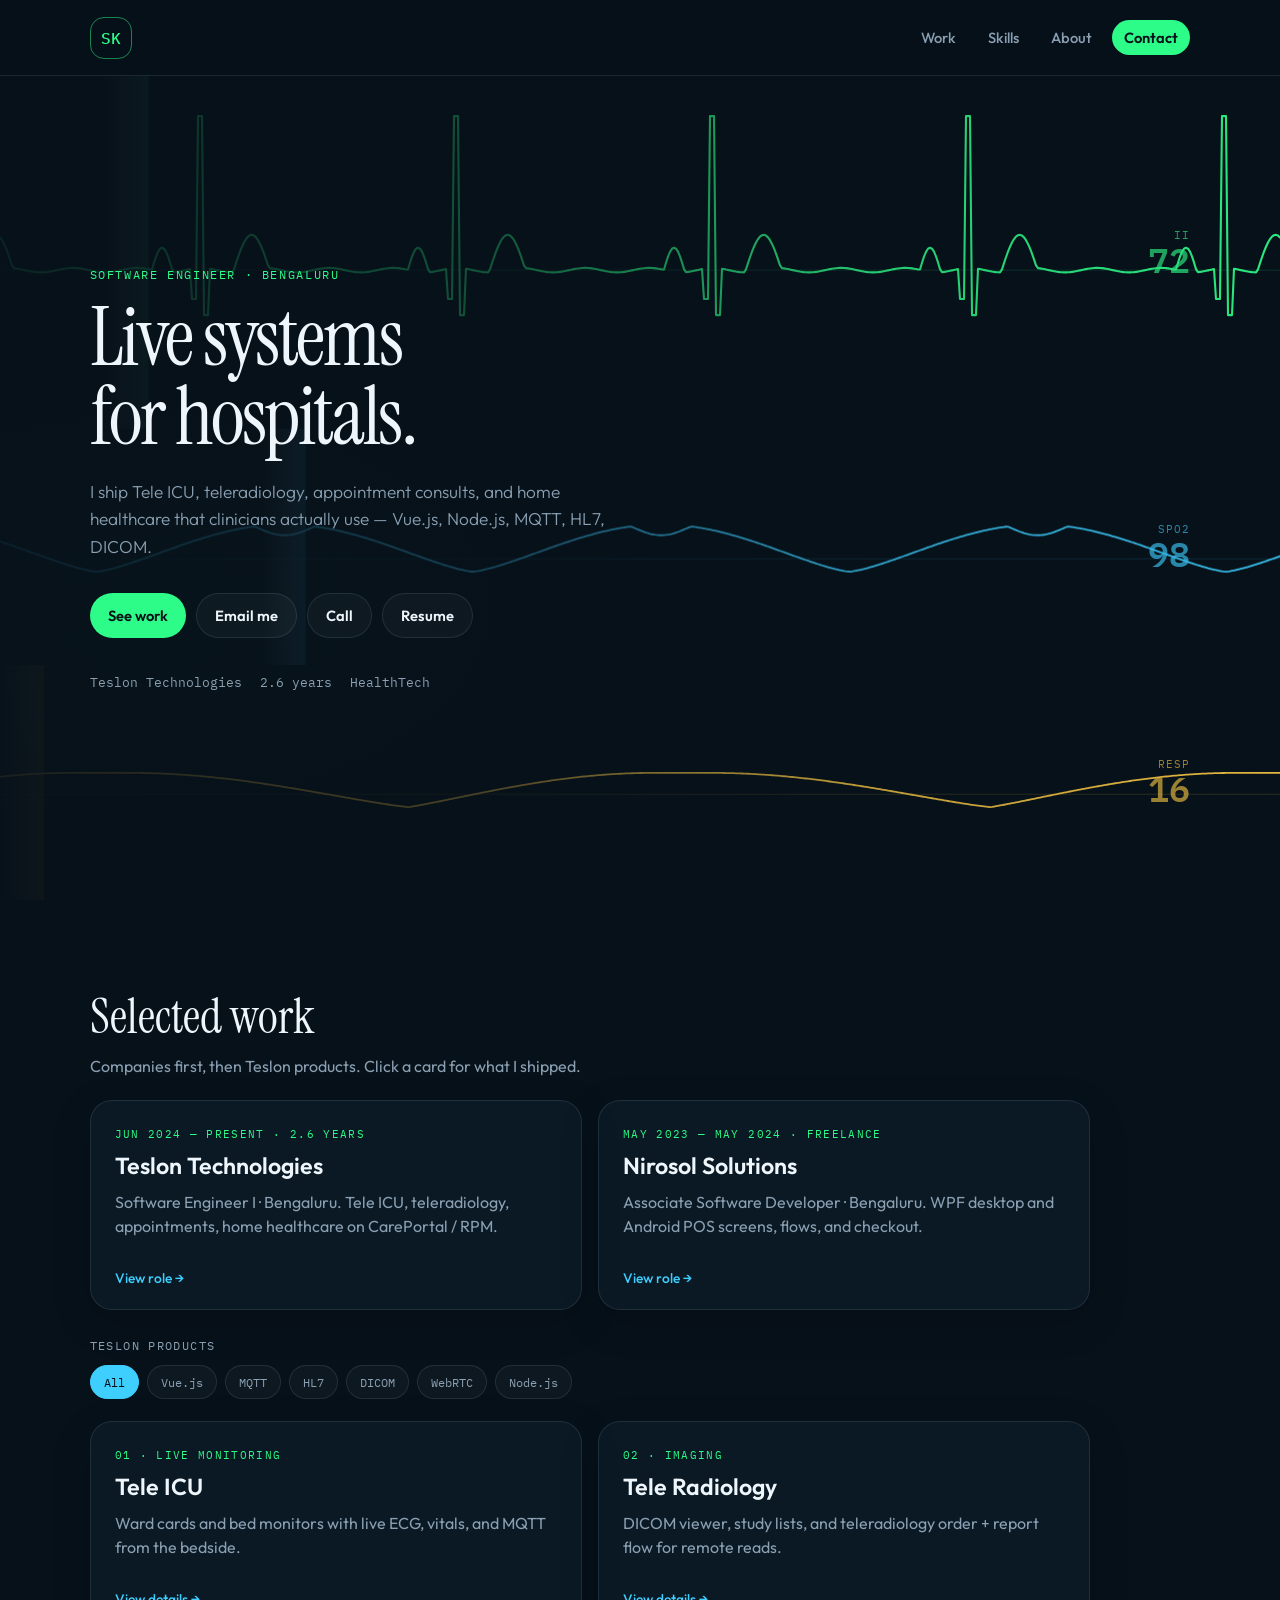
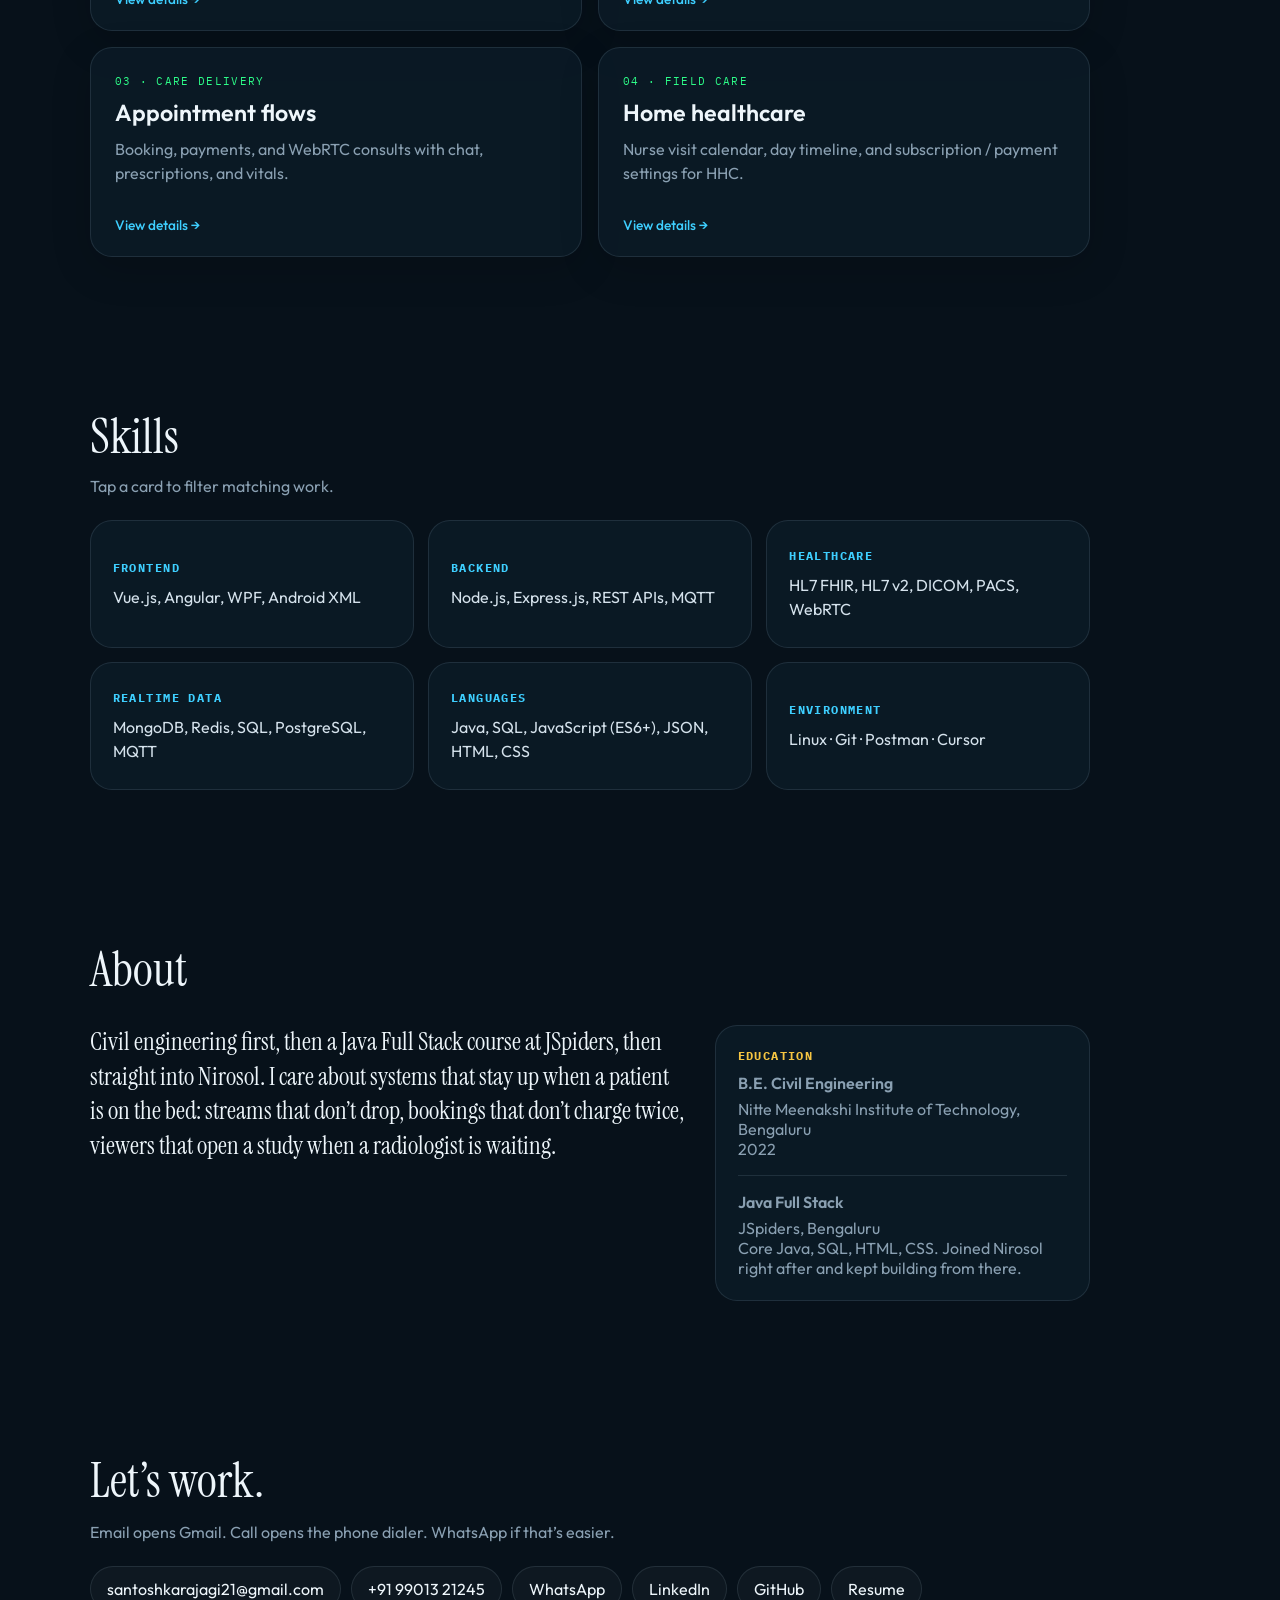
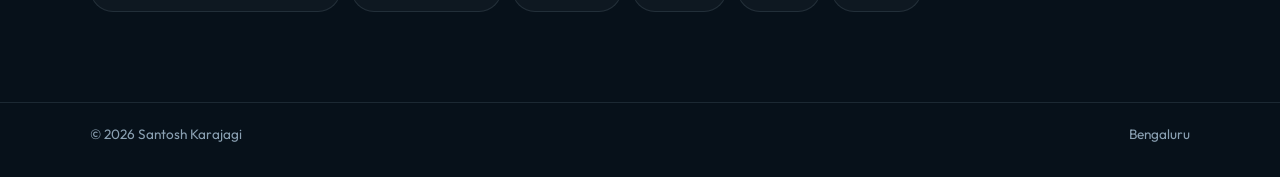
<file: index.html>
<!DOCTYPE html>
<html lang="en">
<head>
  <meta charset="UTF-8" />
  <meta name="viewport" content="width=device-width, initial-scale=1.0" />
  <title>Santosh Karajagi — HealthTech Engineer</title>
  <meta name="description" content="Full-stack HealthTech engineer in Bengaluru. Tele ICU, teleradiology, appointment flows, home healthcare." />
  <link rel="preconnect" href="https://fonts.googleapis.com" />
  <link rel="preconnect" href="https://fonts.gstatic.com" crossorigin />
  <link href="https://fonts.googleapis.com/css2?family=IBM+Plex+Mono:wght@400;500&family=Instrument+Serif:ital@0;1&family=Outfit:wght@300;400;500;600;700&display=swap" rel="stylesheet" />
  <link rel="stylesheet" href="styles.css?v=6" />
</head>
<body>
  <header class="nav">
    <a class="logo" href="#top">SK</a>
    <button class="nav-toggle" type="button" aria-label="Open menu" aria-expanded="false">
      <span></span><span></span>
    </button>
    <nav id="site-nav">
      <a href="#work">Work</a>
      <a href="#skills">Skills</a>
      <a href="#about">About</a>
      <a href="#contact" class="nav-cta">Contact</a>
    </nav>
  </header>

  <main id="top">
    <section class="hero">
      <div class="hero-bg" aria-hidden="true">
        <div class="trace trace-ecg">
          <canvas id="wave-ecg" class="wave"></canvas>
          <div class="trace-meta"><span>II</span><strong>72</strong></div>
        </div>
        <div class="trace trace-spo2">
          <canvas id="wave-spo2" class="wave"></canvas>
          <div class="trace-meta"><span>SpO2</span><strong>98</strong></div>
        </div>
        <div class="trace trace-resp">
          <canvas id="wave-resp" class="wave"></canvas>
          <div class="trace-meta"><span>RESP</span><strong>16</strong></div>
        </div>
      </div>
      <div class="hero-copy">
        <p class="eyebrow">Software Engineer · Bengaluru</p>
        <h1>Live systems<br />for hospitals.</h1>
        <p class="lede">
          I ship Tele ICU, teleradiology, appointment consults, and home healthcare
          that clinicians actually use — Vue.js, Node.js, MQTT, HL7, DICOM.
        </p>
        <div class="hero-actions">
          <a class="btn primary" href="#work">See work</a>
          <a class="btn ghost" id="email-btn" href="https://mail.google.com/mail/?view=cm&amp;fs=1&amp;to=santoshkarajagi21@gmail.com&amp;su=Hello%20Santosh" target="_blank" rel="noopener">Email me</a>
          <a class="btn ghost" id="call-btn" href="tel:+919901321245">Call</a>
          <a class="btn ghost" href="Santosh_Karajagi_Resume.pdf" download="Santosh_Karajagi_Resume.pdf">Resume</a>
        </div>
        <div class="hero-meta">
          <span>Teslon Technologies</span>
          <span>2.6 years</span>
          <span>HealthTech</span>
        </div>
      </div>
    </section>

    <section id="work" class="section">
      <div class="section-head">
        <h2>Selected work</h2>
        <p>Companies first, then Teslon products. Click a card for what I shipped.</p>
      </div>

      <div class="job-grid">
        <button type="button" class="project-card job-card" data-project="teslon" data-skills="vue,mqtt,hl7,dicom,webrtc,node">
          <span class="project-kicker">Jun 2024 — Present · 2.6 years</span>
          <h3>Teslon Technologies</h3>
          <p>Software Engineer I · Bengaluru. Tele ICU, teleradiology, appointments, home healthcare on CarePortal / RPM.</p>
          <span class="project-open">View role →</span>
        </button>
        <button type="button" class="project-card job-card" data-project="nirosol" data-skills="wpf">
          <span class="project-kicker">May 2023 — May 2024 · Freelance</span>
          <h3>Nirosol Solutions</h3>
          <p>Associate Software Developer · Bengaluru. WPF desktop and Android POS screens, flows, and checkout.</p>
          <span class="project-open">View role →</span>
        </button>
      </div>

      <p class="work-label">Teslon products</p>

      <div class="work-filters" id="work-filters" aria-label="Filter work by skill">
        <button type="button" class="chip is-on" data-filter="all">All</button>
        <button type="button" class="chip" data-filter="vue">Vue.js</button>
        <button type="button" class="chip" data-filter="mqtt">MQTT</button>
        <button type="button" class="chip" data-filter="hl7">HL7</button>
        <button type="button" class="chip" data-filter="dicom">DICOM</button>
        <button type="button" class="chip" data-filter="webrtc">WebRTC</button>
        <button type="button" class="chip" data-filter="node">Node.js</button>
      </div>

      <div class="project-grid" id="project-grid">
        <button type="button" class="project-card" data-project="tele-icu" data-skills="vue,mqtt,hl7,node">
          <span class="project-kicker">01 · Live monitoring</span>
          <h3>Tele ICU</h3>
          <p>Ward cards and bed monitors with live ECG, vitals, and MQTT from the bedside.</p>
          <span class="project-open">View details →</span>
        </button>
        <button type="button" class="project-card" data-project="tele-radiology" data-skills="dicom,vue,node">
          <span class="project-kicker">02 · Imaging</span>
          <h3>Tele Radiology</h3>
          <p>DICOM viewer, study lists, and teleradiology order + report flow for remote reads.</p>
          <span class="project-open">View details →</span>
        </button>
        <button type="button" class="project-card" data-project="appointments" data-skills="vue,webrtc,node">
          <span class="project-kicker">03 · Care delivery</span>
          <h3>Appointment flows</h3>
          <p>Booking, payments, and WebRTC consults with chat, prescriptions, and vitals.</p>
          <span class="project-open">View details →</span>
        </button>
        <button type="button" class="project-card" data-project="hhc" data-skills="vue,node">
          <span class="project-kicker">04 · Field care</span>
          <h3>Home healthcare</h3>
          <p>Nurse visit calendar, day timeline, and subscription / payment settings for HHC.</p>
          <span class="project-open">View details →</span>
        </button>
      </div>

    </section>

    <section id="skills" class="section">
      <div class="section-head">
        <h2>Skills</h2>
        <p>Tap a card to filter matching work.</p>
      </div>
      <div class="skill-grid" id="skill-grid">
        <button type="button" class="skill-card" data-jump="vue">
          <h4>Frontend</h4>
          <p>Vue.js, Angular, WPF, Android XML</p>
        </button>
        <button type="button" class="skill-card" data-jump="node">
          <h4>Backend</h4>
          <p>Node.js, Express.js, REST APIs, MQTT</p>
        </button>
        <button type="button" class="skill-card" data-jump="hl7">
          <h4>Healthcare</h4>
          <p>HL7 FHIR, HL7 v2, DICOM, PACS, WebRTC</p>
        </button>
        <button type="button" class="skill-card" data-jump="mqtt">
          <h4>Realtime data</h4>
          <p>MongoDB, Redis, SQL, PostgreSQL, MQTT</p>
        </button>
        <button type="button" class="skill-card" data-jump="dicom">
          <h4>Languages</h4>
          <p>Java, SQL, JavaScript (ES6+), JSON, HTML, CSS</p>
        </button>
        <button type="button" class="skill-card" data-jump="webrtc">
          <h4>Environment</h4>
          <p>Linux · Git · Postman · Cursor</p>
        </button>
      </div>
    </section>

    <section id="about" class="section about">
      <div class="section-head">
        <h2>About</h2>
      </div>
      <div class="about-grid">
        <p>
          Civil engineering first, then a Java Full Stack course at JSpiders,
          then straight into Nirosol. I care about systems that stay up when a
          patient is on the bed: streams that don’t drop, bookings that don’t
          charge twice, viewers that open a study when a radiologist is waiting.
        </p>
        <div class="edu">
          <h4>Education</h4>
          <div class="edu-item">
            <p class="edu-title">B.E. Civil Engineering</p>
            <p>Nitte Meenakshi Institute of Technology, Bengaluru</p>
            <p class="muted">2022</p>
          </div>
          <div class="edu-item">
            <p class="edu-title">Java Full Stack</p>
            <p>JSpiders, Bengaluru</p>
            <p>Core Java, SQL, HTML, CSS. Joined Nirosol right after and kept building from there.</p>
          </div>
        </div>
      </div>
    </section>

    <section id="contact" class="section contact">
      <h2>Let’s work.</h2>
      <p>Email opens Gmail. Call opens the phone dialer. WhatsApp if that’s easier.</p>
      <div class="contact-links">
        <a id="email-link" href="https://mail.google.com/mail/?view=cm&amp;fs=1&amp;to=santoshkarajagi21@gmail.com&amp;su=Hello%20Santosh" target="_blank" rel="noopener">santoshkarajagi21@gmail.com</a>
        <a id="call-link" href="tel:+919901321245">+91 99013 21245</a>
        <a href="https://wa.me/919901321245" target="_blank" rel="noopener">WhatsApp</a>
        <a href="https://linkedin.com/in/santosh-karajagi" target="_blank" rel="noopener">LinkedIn</a>
        <a href="https://github.com/SantuK21" target="_blank" rel="noopener">GitHub</a>
        <a href="Santosh_Karajagi_Resume.pdf" download="Santosh_Karajagi_Resume.pdf">Resume</a>
      </div>
    </section>
  </main>

  <footer>
    <span>© 2026 Santosh Karajagi</span>
    <span>Bengaluru</span>
  </footer>

  <div class="drawer" id="drawer" hidden>
    <div class="drawer-panel" role="dialog" aria-modal="true" aria-labelledby="drawer-title">
      <button class="drawer-close" type="button">Close</button>
      <p class="project-kicker" id="drawer-kicker"></p>
      <h2 id="drawer-title"></h2>
      <p class="drawer-lede" id="drawer-lede"></p>
      <ul id="drawer-list"></ul>
      <div class="tags" id="drawer-tags"></div>
    </div>
  </div>

  <script src="script.js?v=6"></script>
</body>
</html>
</file>
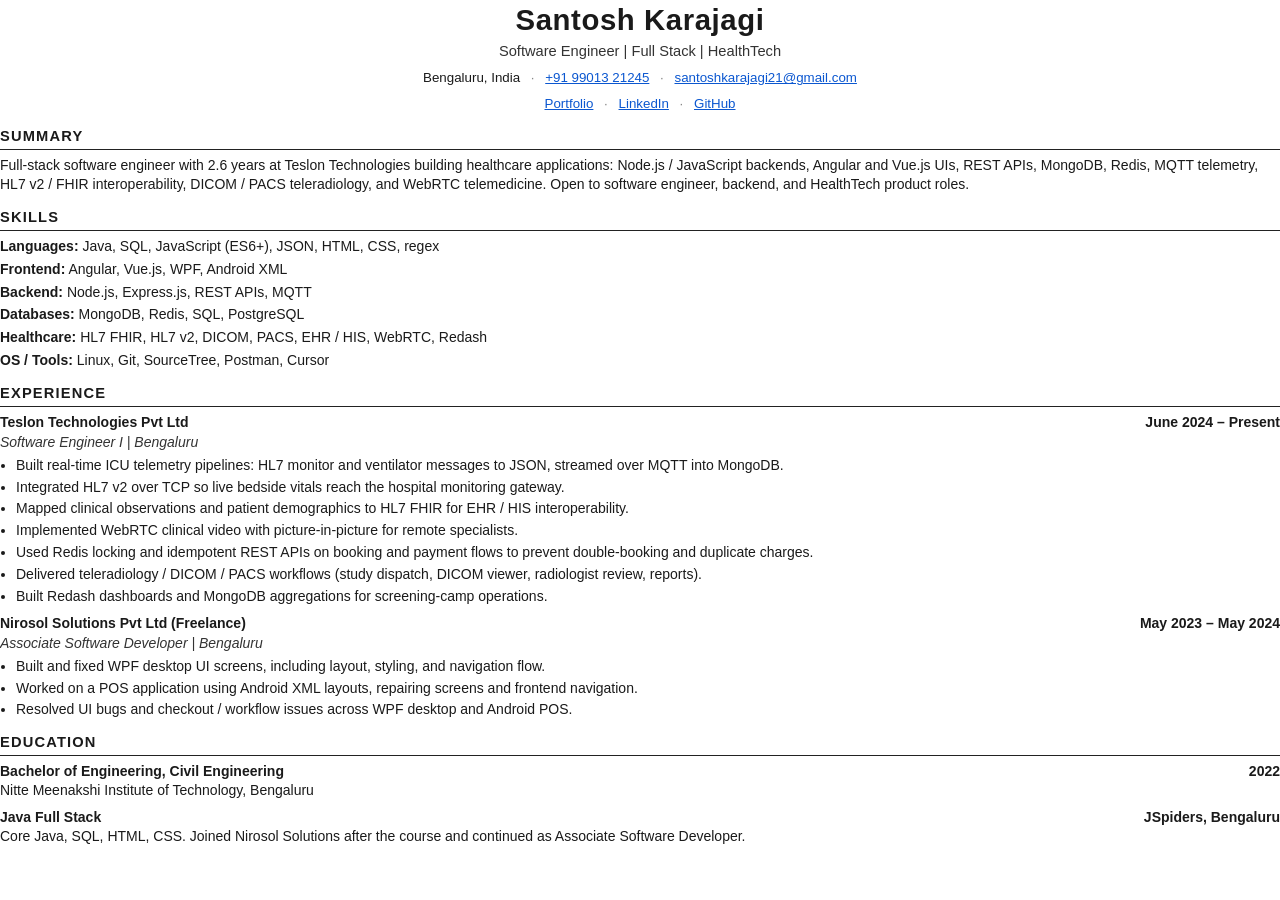
<file: resume.html>
<!DOCTYPE html>
<html lang="en">
<head>
  <meta charset="UTF-8" />
  <title>Santosh Karajagi Resume</title>
  <style>
    @page { size: A4; margin: 14mm 16mm; }
    * { box-sizing: border-box; margin: 0; padding: 0; }
    body {
      font-family: "Calibri", "Segoe UI", Helvetica, Arial, sans-serif;
      color: #1a1a1a;
      font-size: 10.5pt;
      line-height: 1.35;
    }
    h1 { font-size: 22pt; letter-spacing: 0.02em; text-align: center; }
    .role { text-align: center; color: #333; margin-top: 2px; font-size: 11pt; }
    .links {
      text-align: center;
      margin-top: 8px;
      font-size: 10pt;
    }
    .links a {
      color: #0b57d0;
      text-decoration: underline;
    }
    .sep { color: #888; margin: 0 7px; }
    h2 {
      font-size: 11pt;
      letter-spacing: 0.08em;
      text-transform: uppercase;
      border-bottom: 1.2px solid #222;
      margin: 14px 0 6px;
      padding-bottom: 2px;
    }
    p { margin-bottom: 4px; }
    .job { margin-bottom: 8px; }
    .job-head { display: flex; justify-content: space-between; gap: 12px; font-weight: 700; }
    .job-sub { display: flex; justify-content: space-between; color: #333; font-style: italic; margin: 1px 0 4px; }
    ul { padding-left: 16px; }
    li { margin-bottom: 3px; }
    .skills b { font-weight: 700; }
  </style>
</head>
<body>
  <h1>Santosh Karajagi</h1>
  <p class="role">Software Engineer | Full Stack | HealthTech</p>
  <p class="links">
    Bengaluru, India
    <span class="sep">·</span>
    <a href="tel:+919901321245">+91 99013 21245</a>
    <span class="sep">·</span>
    <a href="mailto:santoshkarajagi21@gmail.com">santoshkarajagi21@gmail.com</a>
  </p>
  <p class="links">
    <a href="https://santuk21.github.io/Sk21-personal-portfolio/" target="_blank" rel="noopener">Portfolio</a>
    <span class="sep">·</span>
    <a href="https://www.linkedin.com/in/santosh-karajagi" target="_blank" rel="noopener">LinkedIn</a>
    <span class="sep">·</span>
    <a href="https://github.com/SantuK21" target="_blank" rel="noopener">GitHub</a>
  </p>

  <h2>Summary</h2>
  <p>
    Full-stack software engineer with 2.6 years at Teslon Technologies building healthcare applications: Node.js /
    JavaScript backends, Angular and Vue.js UIs, REST APIs, MongoDB, Redis, MQTT telemetry, HL7 v2 /
    FHIR interoperability, DICOM / PACS teleradiology, and WebRTC telemedicine. Open to software engineer,
    backend, and HealthTech product roles.
  </p>

  <h2>Skills</h2>
  <p class="skills"><b>Languages:</b> Java, SQL, JavaScript (ES6+), JSON, HTML, CSS, regex</p>
  <p class="skills"><b>Frontend:</b> Angular, Vue.js, WPF, Android XML</p>
  <p class="skills"><b>Backend:</b> Node.js, Express.js, REST APIs, MQTT</p>
  <p class="skills"><b>Databases:</b> MongoDB, Redis, SQL, PostgreSQL</p>
  <p class="skills"><b>Healthcare:</b> HL7 FHIR, HL7 v2, DICOM, PACS, EHR / HIS, WebRTC, Redash</p>
  <p class="skills"><b>OS / Tools:</b> Linux, Git, SourceTree, Postman, Cursor</p>

  <h2>Experience</h2>
  <div class="job">
    <div class="job-head">
      <span>Teslon Technologies Pvt Ltd</span>
      <span>June 2024 – Present</span>
    </div>
    <div class="job-sub">
      <span>Software Engineer I | Bengaluru</span>
    </div>
    <ul>
      <li>Built real-time ICU telemetry pipelines: HL7 monitor and ventilator messages to JSON, streamed over MQTT into MongoDB.</li>
      <li>Integrated HL7 v2 over TCP so live bedside vitals reach the hospital monitoring gateway.</li>
      <li>Mapped clinical observations and patient demographics to HL7 FHIR for EHR / HIS interoperability.</li>
      <li>Implemented WebRTC clinical video with picture-in-picture for remote specialists.</li>
      <li>Used Redis locking and idempotent REST APIs on booking and payment flows to prevent double-booking and duplicate charges.</li>
      <li>Delivered teleradiology / DICOM / PACS workflows (study dispatch, DICOM viewer, radiologist review, reports).</li>
      <li>Built Redash dashboards and MongoDB aggregations for screening-camp operations.</li>
    </ul>
  </div>
  <div class="job">
    <div class="job-head">
      <span>Nirosol Solutions Pvt Ltd (Freelance)</span>
      <span>May 2023 – May 2024</span>
    </div>
    <div class="job-sub">
      <span>Associate Software Developer | Bengaluru</span>
    </div>
    <ul>
      <li>Built and fixed WPF desktop UI screens, including layout, styling, and navigation flow.</li>
      <li>Worked on a POS application using Android XML layouts, repairing screens and frontend navigation.</li>
      <li>Resolved UI bugs and checkout / workflow issues across WPF desktop and Android POS.</li>
    </ul>
  </div>

  <h2>Education</h2>
  <div class="job-head">
    <span>Bachelor of Engineering, Civil Engineering</span>
    <span>2022</span>
  </div>
  <p>Nitte Meenakshi Institute of Technology, Bengaluru</p>
  <div class="job-head" style="margin-top:8px">
    <span>Java Full Stack</span>
    <span>JSpiders, Bengaluru</span>
  </div>
  <p>Core Java, SQL, HTML, CSS. Joined Nirosol Solutions after the course and continued as Associate Software Developer.</p>
</body>
</html>
</file>
<file: styles.css>
:root {
  --bg: #07111a;
  --bg-2: #0b1824;
  --card: rgba(12, 28, 40, 0.82);
  --ink: #eef6fb;
  --muted: #8aa0b2;
  --line: rgba(180, 210, 230, 0.12);
  --ecg: #2dfc88;
  --spo2: #3ecfff;
  --resp: #f5c542;
  --serif: "Instrument Serif", Georgia, serif;
  --sans: "Outfit", system-ui, sans-serif;
  --mono: "IBM Plex Mono", ui-monospace, monospace;
  --nav-h: 76px;
  --radius: 22px;
}

* { box-sizing: border-box; margin: 0; padding: 0; }

html {
  scroll-behavior: smooth;
  scroll-padding-top: var(--nav-h);
}

body {
  font-family: var(--sans);
  background:
    radial-gradient(900px 480px at 85% -8%, rgba(62, 207, 255, 0.08), transparent 55%),
    radial-gradient(800px 420px at 8% 18%, rgba(45, 252, 136, 0.07), transparent 50%),
    var(--bg);
  color: var(--ink);
  min-height: 100vh;
}

.nav {
  display: flex;
  justify-content: space-between;
  align-items: center;
  padding: 14px 7vw;
  position: sticky;
  top: 0;
  z-index: 30;
  min-height: var(--nav-h);
  background: rgba(7, 17, 26, 0.78);
  backdrop-filter: blur(16px);
  border-bottom: 1px solid var(--line);
}

.logo {
  width: 42px;
  height: 42px;
  border-radius: 14px;
  border: 1px solid rgba(45, 252, 136, 0.5);
  color: var(--ecg);
  display: grid;
  place-items: center;
  text-decoration: none;
  font-family: var(--mono);
  font-weight: 500;
}

nav { display: flex; gap: 8px; align-items: center; }

nav a {
  color: var(--muted);
  text-decoration: none;
  font-size: 0.92rem;
  font-weight: 500;
  padding: 8px 12px;
  border-radius: 999px;
}

nav a:hover { color: var(--ink); background: rgba(255,255,255,0.04); }

.nav-cta {
  color: #07111a !important;
  background: var(--ecg);
  font-weight: 600;
}

.nav-toggle {
  display: none;
  width: 42px;
  height: 42px;
  border-radius: 14px;
  border: 1px solid var(--line);
  background: transparent;
  cursor: pointer;
}

.nav-toggle span {
  display: block;
  width: 16px;
  height: 1.5px;
  background: var(--ink);
  margin: 5px auto;
}

.hero {
  position: relative;
  min-height: calc(100vh - var(--nav-h));
  display: flex;
  align-items: center;
  padding: 8vh 7vw 10vh;
  overflow: hidden;
}

.hero-bg {
  position: absolute;
  inset: 0;
  z-index: 0;
  pointer-events: none;
  display: flex;
  flex-direction: column;
}

.hero::after {
  content: "";
  position: absolute;
  inset: 0;
  z-index: 1;
  pointer-events: none;
  background: linear-gradient(90deg, rgba(7,17,26,0.92) 0%, rgba(7,17,26,0.72) 38%, rgba(7,17,26,0.22) 68%, rgba(7,17,26,0.08) 100%);
}

.hero-copy {
  position: relative;
  z-index: 2;
  max-width: 640px;
}

.eyebrow {
  color: var(--ecg);
  letter-spacing: 0.14em;
  text-transform: uppercase;
  font-size: 0.72rem;
  margin-bottom: 16px;
  font-family: var(--mono);
}

h1 {
  font-family: var(--serif);
  font-size: clamp(2.8rem, 6.4vw, 5.4rem);
  font-weight: 400;
  line-height: 0.96;
  letter-spacing: -0.03em;
}

.lede {
  margin-top: 22px;
  max-width: 520px;
  color: var(--muted);
  font-size: 1.08rem;
  line-height: 1.6;
  font-weight: 300;
}

.hero-actions {
  display: flex;
  gap: 10px;
  margin-top: 32px;
  flex-wrap: wrap;
  position: relative;
  z-index: 4;
}

.btn {
  display: inline-flex;
  align-items: center;
  justify-content: center;
  text-decoration: none;
  padding: 12px 18px;
  font-weight: 600;
  font-size: 0.92rem;
  border-radius: 999px;
  cursor: pointer;
  position: relative;
  z-index: 4;
}

.btn.primary { background: var(--ecg); color: #07111a; }
.btn.ghost {
  border: 1px solid var(--line);
  color: var(--ink);
  background: rgba(255,255,255,0.03);
}
.btn.ghost:hover { border-color: var(--spo2); color: var(--spo2); }

.hero-meta {
  display: flex;
  gap: 18px;
  flex-wrap: wrap;
  margin-top: 36px;
  color: var(--muted);
  font-size: 0.82rem;
  font-family: var(--mono);
}

.trace {
  position: relative;
  flex: 1;
  min-height: 0;
}

.trace-ecg { flex: 1.35; }
.trace-spo2,
.trace-resp { flex: 0.9; }

.trace-meta {
  position: absolute;
  right: 7vw;
  top: 50%;
  transform: translateY(-50%);
  z-index: 1;
  display: flex;
  flex-direction: column;
  align-items: flex-end;
  font-family: var(--mono);
  opacity: 0.7;
}

.trace-meta span {
  font-size: 0.68rem;
  letter-spacing: 0.1em;
  text-transform: uppercase;
}

.trace-meta strong {
  font-size: clamp(1.4rem, 3vw, 2.2rem);
  font-weight: 600;
  line-height: 1;
}

.trace-ecg .trace-meta { color: var(--ecg); }
.trace-spo2 .trace-meta { color: var(--spo2); }
.trace-resp .trace-meta { color: var(--resp); }

.wave {
  display: block;
  width: 100%;
  height: 100%;
  background: transparent;
}

.section { padding: 7vh 7vw; max-width: 1180px; }

.section-head { margin: 22px 0 24px; }

.section-head h2,
.contact h2,
.drawer-panel h2 {
  font-family: var(--serif);
  font-size: clamp(2rem, 4vw, 3rem);
  font-weight: 400;
}

.section-head p,
.contact > p { color: var(--muted); margin-top: 8px; }

.work-filters {
  display: flex;
  flex-wrap: wrap;
  gap: 8px;
  margin-bottom: 22px;
}

.chip,
.skill-card,
.project-card {
  font: inherit;
  text-align: left;
  cursor: pointer;
}

.chip {
  border: 1px solid var(--line);
  background: rgba(255,255,255,0.03);
  color: var(--muted);
  padding: 8px 13px;
  border-radius: 999px;
  font-size: 0.78rem;
  font-family: var(--mono);
}

.chip.is-on,
.chip:hover {
  color: #07111a;
  background: var(--spo2);
  border-color: var(--spo2);
}

.job-grid,
.project-grid {
  display: grid;
  grid-template-columns: minmax(0, 1fr) minmax(0, 1fr);
  gap: 16px;
  width: 100%;
}

.job-card {
  width: 100%;
  min-width: 0;
}

.work-label {
  font-family: var(--mono);
  font-size: 0.72rem;
  letter-spacing: 0.12em;
  text-transform: uppercase;
  color: var(--muted);
  margin: 28px 0 12px;
}

.project-card,
.skill-card,
.edu,
.job {
  background: var(--card);
  border: 1px solid var(--line);
  border-radius: var(--radius);
}

.project-card {
  padding: 26px 24px 22px;
  min-height: 210px;
  color: inherit;
  display: flex;
  flex-direction: column;
  gap: 10px;
  box-shadow: 0 12px 40px rgba(0,0,0,0.16);
  transition: transform 0.2s ease, border-color 0.2s ease;
}

.project-card:hover,
.project-card:focus-visible {
  transform: translateY(-3px);
  border-color: rgba(45, 252, 136, 0.45);
  outline: none;
}

.project-card.is-hidden { display: none; }

.project-kicker {
  font-family: var(--mono);
  font-size: 0.7rem;
  letter-spacing: 0.12em;
  text-transform: uppercase;
  color: var(--ecg);
}

.project-card h3 { font-size: 1.45rem; font-weight: 600; }
.project-card p { color: var(--muted); line-height: 1.5; flex: 1; }
.project-open { color: var(--spo2); font-size: 0.86rem; font-weight: 500; }

.job {
  display: grid;
  grid-template-columns: 200px 1fr;
  gap: 24px;
  padding: 24px;
  margin-top: 22px;
}

.job-dates { color: var(--resp); font-size: 0.88rem; }
.job-place { color: var(--muted); font-size: 0.86rem; margin-top: 6px; }
.job-org { color: var(--spo2); margin: 4px 0 10px; }
.job-desc { color: var(--muted); }

.tags { display: flex; flex-wrap: wrap; gap: 8px; margin-top: 16px; }
.tags span {
  font-size: 0.72rem;
  padding: 6px 10px;
  border-radius: 999px;
  background: rgba(62, 207, 255, 0.1);
  color: var(--spo2);
  font-family: var(--mono);
}

.skill-grid {
  display: grid;
  grid-template-columns: repeat(3, 1fr);
  gap: 14px;
}

.skill-card {
  padding: 22px;
  min-height: 128px;
  color: inherit;
}

.skill-card:hover { border-color: var(--spo2); }

.skill-card h4 {
  color: var(--spo2);
  font-size: 0.74rem;
  letter-spacing: 0.12em;
  text-transform: uppercase;
  margin-bottom: 10px;
  font-family: var(--mono);
}

.skill-card p { color: #d5e2ec; line-height: 1.5; }

.about-grid {
  display: grid;
  grid-template-columns: 1.35fr 0.85fr;
  gap: 28px;
}

.about-grid > p {
  font-family: var(--serif);
  font-size: 1.55rem;
  line-height: 1.4;
}

.edu { padding: 22px; }
.edu h4 {
  color: var(--resp);
  font-size: 0.74rem;
  letter-spacing: 0.12em;
  text-transform: uppercase;
  margin-bottom: 10px;
  font-family: var(--mono);
}
.edu-title { font-weight: 600; margin-bottom: 6px; color: var(--ink); }
.edu p { color: var(--muted); }
.edu-item + .edu-item {
  margin-top: 16px;
  padding-top: 16px;
  border-top: 1px solid var(--line);
}

.contact { padding-bottom: 10vh; }
.contact h2 { margin-top: 22px; }
.contact > p { margin: 10px 0 24px; }

.contact-links {
  display: flex;
  flex-wrap: wrap;
  gap: 10px;
  position: relative;
  z-index: 4;
}

.contact-links a {
  color: var(--ink);
  text-decoration: none;
  border: 1px solid var(--line);
  padding: 12px 16px;
  border-radius: 999px;
  background: rgba(255,255,255,0.03);
}

.contact-links a:hover {
  border-color: var(--resp);
  color: var(--resp);
}

footer {
  display: flex;
  justify-content: space-between;
  padding: 22px 7vw 34px;
  color: var(--muted);
  font-size: 0.85rem;
  border-top: 1px solid var(--line);
}

.drawer {
  position: fixed;
  inset: 0;
  z-index: 50;
  background: rgba(4, 10, 16, 0.72);
  display: grid;
  place-items: end center;
}

.drawer[hidden] { display: none; }

.drawer-panel {
  width: min(720px, 100%);
  max-height: 88vh;
  overflow: auto;
  background: #0c1c28;
  border: 1px solid var(--line);
  border-radius: 24px 24px 0 0;
  padding: 28px 28px 40px;
}

.drawer-close {
  float: right;
  border: 0;
  background: transparent;
  color: var(--muted);
  cursor: pointer;
  font: inherit;
}

.drawer-lede { color: var(--muted); margin: 12px 0 18px; }
.drawer-panel ul { padding-left: 18px; color: #d5e2ec; }
.drawer-panel li { margin-bottom: 10px; line-height: 1.5; }

@media (max-width: 900px) {
  .about-grid, .project-grid, .skill-grid { grid-template-columns: 1fr; }
  .hero::after {
    background: linear-gradient(180deg, rgba(7,17,26,0.9) 0%, rgba(7,17,26,0.62) 46%, rgba(7,17,26,0.28) 100%);
  }
  .nav-toggle { display: block; }
  nav {
    display: none;
    position: absolute;
    top: calc(100% + 8px);
    right: 7vw;
    left: 7vw;
    flex-direction: column;
    background: #0c1c28;
    border: 1px solid var(--line);
    border-radius: 18px;
    padding: 8px;
  }
  body.nav-open nav { display: flex; }
}

@media (max-width: 640px) {
  .job-grid { grid-template-columns: 1fr; }
  .trace-meta { right: 5vw; }
  .trace-meta strong { font-size: 1.2rem; }
}
</file>
